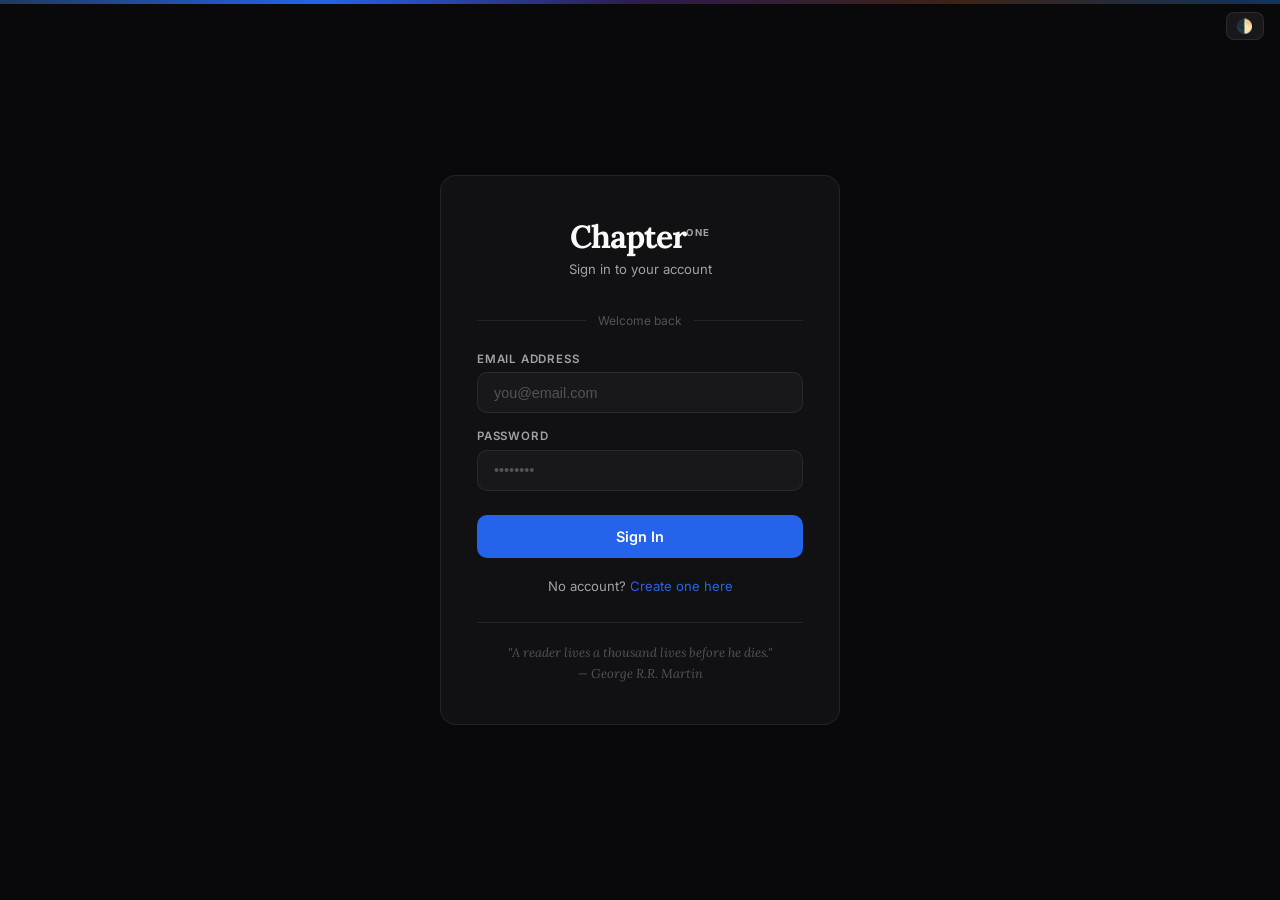
<file: main/resources/static/login.html>
<!DOCTYPE html>
<html lang="en">
<head>
<meta charset="UTF-8"/>
<meta name="viewport" content="width=device-width, initial-scale=1.0"/>
<title>Chapter One — Sign In</title>
<link href="https://fonts.googleapis.com/css2?family=Lora:ital,wght@0,400;0,600;0,700;1,400&family=Inter:wght@300;400;500;600&display=swap" rel="stylesheet"/>
<style>
:root{--bg:#09090b;--surface:#111113;--surface2:#18181b;--border:rgba(255,255,255,0.08);--accent:#2563eb;--accent-h:#1d4ed8;--text:#fafafa;--text2:#a1a1aa;--text3:#52525b;--danger:#ef4444;--success:#22c55e;}
body.light{--bg:#faf7f2;--surface:#fff;--surface2:#f5f0e8;--border:rgba(0,0,0,0.09);--text:#1a1a1a;--text2:#6b7280;--text3:#9ca3af;}
*{margin:0;padding:0;box-sizing:border-box;}
body{min-height:100vh;background:var(--bg);font-family:'Inter',system-ui,sans-serif;color:var(--text);display:flex;flex-direction:column;align-items:center;justify-content:center;-webkit-font-smoothing:antialiased;transition:background .3s,color .3s;}
/* bookshelf stripe at top */
body::before{content:'';position:fixed;top:0;left:0;right:0;height:4px;background:linear-gradient(90deg,#1e3a5f,#2563eb,#2d1b4e,#3d2314,#0f3460);z-index:10;}
.card{background:var(--surface);border:1px solid var(--border);border-radius:16px;padding:2.5rem 2.25rem;width:100%;max-width:400px;margin:1.5rem;animation:rise .4s ease both;position:relative;z-index:1;}
@keyframes rise{from{opacity:0;transform:translateY(14px)}to{opacity:1;transform:translateY(0)}}
.brand{text-align:center;margin-bottom:2.25rem;}
.brand-icon{font-family:'Lora',serif;font-size:2rem;font-weight:700;color:var(--text);letter-spacing:-0.03em;}
.brand-icon sup{font-size:0.6rem;font-family:'Inter',sans-serif;letter-spacing:0.12em;text-transform:uppercase;color:var(--text2);vertical-align:super;}
.brand-sub{font-size:0.82rem;color:var(--text2);margin-top:0.25rem;}
.divider{display:flex;align-items:center;gap:0.75rem;margin-bottom:1.5rem;}
.divider span{font-size:0.75rem;color:var(--text3);white-space:nowrap;}
.divider::before,.divider::after{content:'';flex:1;height:1px;background:var(--border);}
.field{display:flex;flex-direction:column;gap:0.4rem;margin-bottom:1rem;}
.field label{font-size:0.72rem;font-weight:600;text-transform:uppercase;letter-spacing:0.07em;color:var(--text2);}
.field input{background:var(--surface2);border:1px solid var(--border);border-radius:10px;padding:0.72rem 1rem;color:var(--text);font-size:0.9rem;outline:none;transition:border-color .2s;}
.field input:focus{border-color:var(--accent);}
.field input::placeholder{color:var(--text3);}
.alert{padding:0.65rem 0.9rem;border-radius:8px;font-size:0.82rem;margin-bottom:1rem;display:none;}
.alert.error  {background:rgba(239,68,68,0.1);border-left:3px solid var(--danger);color:var(--danger);}
.alert.success{background:rgba(34,197,94,0.1);border-left:3px solid var(--success);color:var(--success);}
.alert.show{display:block;}
.btn{width:100%;background:var(--accent);color:#fff;border:none;border-radius:10px;padding:0.82rem;font-size:0.9rem;font-weight:600;cursor:pointer;transition:background .2s;font-family:'Inter',sans-serif;margin-top:0.5rem;}
.btn:hover{background:var(--accent-h);}
.btn:disabled{opacity:0.5;cursor:not-allowed;}
.footer-txt{text-align:center;margin-top:1.25rem;font-size:0.82rem;color:var(--text2);}
.footer-txt a{color:var(--accent);text-decoration:none;}
.footer-txt a:hover{text-decoration:underline;}
.theme-row{position:fixed;top:0.75rem;right:1rem;background:var(--surface2);border:1px solid var(--border);border-radius:8px;padding:0.3rem 0.6rem;font-size:0.85rem;cursor:pointer;color:var(--text2);z-index:20;}
.quote{text-align:center;font-family:'Lora',serif;font-style:italic;color:var(--text3);font-size:0.8rem;margin-top:1.75rem;line-height:1.6;padding-top:1.25rem;border-top:1px solid var(--border);}
</style>
<link rel="icon" type="image/png" href="icon.png" />
</head>
<body>
<button class="theme-row" id="themeBtn" onclick="toggleTheme()">🌓</button>

<div class="card">
  <div class="brand">
    <div class="brand-icon">Chapter<sup>One</sup></div>
    <div class="brand-sub">Sign in to your account</div>
  </div>

  <div class="divider"><span>Welcome back</span></div>

  <div class="alert" id="alert"></div>

  <div class="field">
    <label>Email Address</label>
    <input type="email" id="email" placeholder="you@email.com" autocomplete="email"/>
  </div>
  <div class="field">
    <label>Password</label>
    <input type="password" id="password" placeholder="••••••••" autocomplete="current-password"/>
  </div>

  <button class="btn" id="loginBtn" onclick="doLogin()">Sign In</button>

  <p class="footer-txt">No account? <a href="/signup.html">Create one here</a></p>

  <div class="quote">"A reader lives a thousand lives before he dies."<br/>— George R.R. Martin</div>
</div>

<script>
function initTheme(){
  if(localStorage.getItem('theme')==='light') document.body.classList.add('light');
  document.getElementById('themeBtn').textContent = document.body.classList.contains('light')? '🌙':'🌓';
}
function toggleTheme(){
  document.body.classList.toggle('light');
  localStorage.setItem('theme', document.body.classList.contains('light')?'light':'dark');
  document.getElementById('themeBtn').textContent = document.body.classList.contains('light')?'🌙':'🌓';
}
initTheme();

document.addEventListener('keydown', e=>{ if(e.key==='Enter') doLogin(); });

async function doLogin(){
  const email    = document.getElementById('email').value.trim();
  const password = document.getElementById('password').value;
  const btn      = document.getElementById('loginBtn');
  showAlert('','');
  if(!email||!password){ showAlert('Please fill in all fields.','error'); return; }

  btn.disabled=true; btn.textContent='Signing in…';
  try{
    const res  = await fetch('/api/auth/login',{ method:'POST', headers:{'Content-Type':'application/json'}, body:JSON.stringify({email,password}) });
    const data = await res.json();
    if(!res.ok){ showAlert(data.message||'Invalid credentials.','error'); return; }
    localStorage.setItem('user', JSON.stringify(data));
    window.location.href='/index.html';
  } catch{ showAlert('Cannot reach server. Is it running?','error'); }
  finally{ btn.disabled=false; btn.textContent='Sign In'; }
}

function showAlert(msg,type){
  const el=document.getElementById('alert');
  el.textContent=msg;
  el.className=type?`alert ${type} show`:'alert';
}
</script>
</body>
</html>
</file>
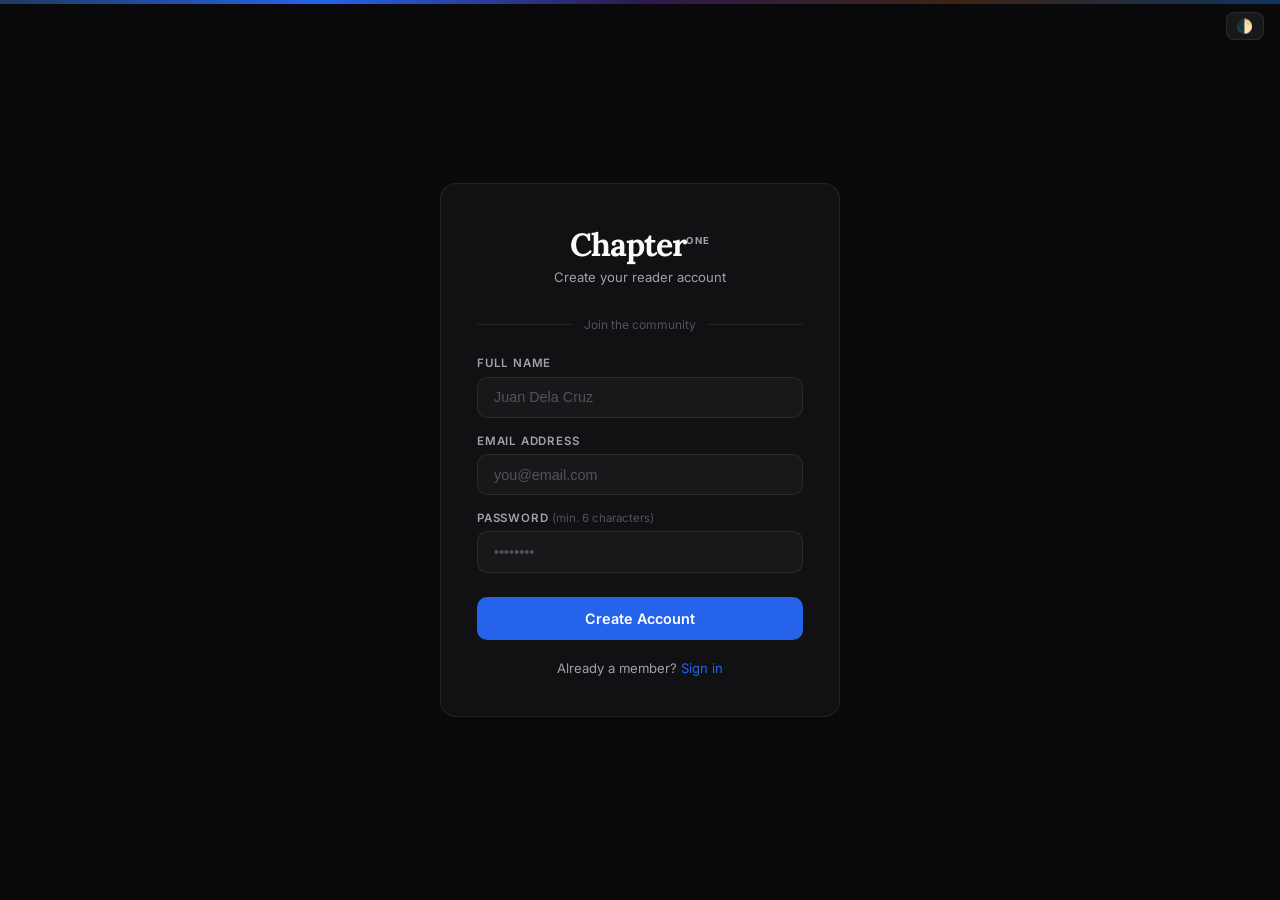
<file: main/resources/static/signup.html>
<!DOCTYPE html>
<html lang="en">
<head>
<meta charset="UTF-8"/>
<meta name="viewport" content="width=device-width, initial-scale=1.0"/>
<title>Chapter One — Create Account</title>
<link href="https://fonts.googleapis.com/css2?family=Lora:ital,wght@0,400;0,600;0,700;1,400&family=Inter:wght@300;400;500;600&display=swap" rel="stylesheet"/>
<link rel="icon" type="image/png" href="icon.png" />
<style>
:root{--bg:#09090b;--surface:#111113;--surface2:#18181b;--border:rgba(255,255,255,0.08);--accent:#2563eb;--accent-h:#1d4ed8;--text:#fafafa;--text2:#a1a1aa;--text3:#52525b;--danger:#ef4444;--success:#22c55e;}
body.light{--bg:#faf7f2;--surface:#fff;--surface2:#f5f0e8;--border:rgba(0,0,0,0.09);--text:#1a1a1a;--text2:#6b7280;--text3:#9ca3af;}
*{margin:0;padding:0;box-sizing:border-box;}
body{min-height:100vh;background:var(--bg);font-family:'Inter',system-ui,sans-serif;color:var(--text);display:flex;flex-direction:column;align-items:center;justify-content:center;-webkit-font-smoothing:antialiased;transition:background .3s,color .3s;}
body::before{content:'';position:fixed;top:0;left:0;right:0;height:4px;background:linear-gradient(90deg,#1e3a5f,#2563eb,#2d1b4e,#3d2314,#0f3460);z-index:10;}
.card{background:var(--surface);border:1px solid var(--border);border-radius:16px;padding:2.5rem 2.25rem;width:100%;max-width:400px;margin:1.5rem;animation:rise .4s ease both;position:relative;z-index:1;}
@keyframes rise{from{opacity:0;transform:translateY(14px)}to{opacity:1;transform:translateY(0)}}
.brand{text-align:center;margin-bottom:2rem;}
.brand-icon{font-family:'Lora',serif;font-size:2rem;font-weight:700;color:var(--text);letter-spacing:-0.03em;}
.brand-icon sup{font-size:0.6rem;font-family:'Inter',sans-serif;letter-spacing:0.12em;text-transform:uppercase;color:var(--text2);vertical-align:super;}
.brand-sub{font-size:0.82rem;color:var(--text2);margin-top:0.25rem;}
.divider{display:flex;align-items:center;gap:0.75rem;margin-bottom:1.5rem;}
.divider span{font-size:0.75rem;color:var(--text3);white-space:nowrap;}
.divider::before,.divider::after{content:'';flex:1;height:1px;background:var(--border);}
.field{display:flex;flex-direction:column;gap:0.4rem;margin-bottom:1rem;}
.field label{font-size:0.72rem;font-weight:600;text-transform:uppercase;letter-spacing:0.07em;color:var(--text2);}
.field label span{text-transform:none;font-weight:400;letter-spacing:0;color:var(--text3);}
.field input{background:var(--surface2);border:1px solid var(--border);border-radius:10px;padding:0.72rem 1rem;color:var(--text);font-size:0.9rem;outline:none;transition:border-color .2s;}
.field input:focus{border-color:var(--accent);}
.field input::placeholder{color:var(--text3);}
.alert{padding:0.65rem 0.9rem;border-radius:8px;font-size:0.82rem;margin-bottom:1rem;display:none;}
.alert.error  {background:rgba(239,68,68,0.1);border-left:3px solid var(--danger);color:var(--danger);}
.alert.success{background:rgba(34,197,94,0.1);border-left:3px solid var(--success);color:var(--success);}
.alert.show{display:block;}
.btn{width:100%;background:var(--accent);color:#fff;border:none;border-radius:10px;padding:0.82rem;font-size:0.9rem;font-weight:600;cursor:pointer;transition:background .2s;font-family:'Inter',sans-serif;margin-top:0.5rem;}
.btn:hover{background:var(--accent-h);}
.btn:disabled{opacity:0.5;cursor:not-allowed;}
.footer-txt{text-align:center;margin-top:1.25rem;font-size:0.82rem;color:var(--text2);}
.footer-txt a{color:var(--accent);text-decoration:none;}
.footer-txt a:hover{text-decoration:underline;}
.theme-row{position:fixed;top:0.75rem;right:1rem;background:var(--surface2);border:1px solid var(--border);border-radius:8px;padding:0.3rem 0.6rem;font-size:0.85rem;cursor:pointer;color:var(--text2);z-index:20;}
</style>
</head>
<body>
<button class="theme-row" id="themeBtn" onclick="toggleTheme()">🌓</button>

<div class="card">
  <div class="brand">
    <div class="brand-icon">Chapter<sup>One</sup></div>
    <div class="brand-sub">Create your reader account</div>
  </div>

  <div class="divider"><span>Join the community</span></div>

  <div class="alert" id="alert"></div>

  <div class="field">
    <label>Full Name</label>
    <input type="text" id="name" placeholder="Juan Dela Cruz"/>
  </div>
  <div class="field">
    <label>Email Address</label>
    <input type="email" id="email" placeholder="you@email.com"/>
  </div>
  <div class="field">
    <label>Password <span>(min. 6 characters)</span></label>
    <input type="password" id="password" placeholder="••••••••"/>
  </div>

  <button class="btn" id="signupBtn" onclick="doSignup()">Create Account</button>

  <p class="footer-txt">Already a member? <a href="/login.html">Sign in</a></p>
</div>

<script>
function initTheme(){
  if(localStorage.getItem('theme')==='light') document.body.classList.add('light');
  document.getElementById('themeBtn').textContent = document.body.classList.contains('light')?'🌙':'🌓';
}
function toggleTheme(){
  document.body.classList.toggle('light');
  localStorage.setItem('theme', document.body.classList.contains('light')?'light':'dark');
  document.getElementById('themeBtn').textContent = document.body.classList.contains('light')?'🌙':'🌓';
}
initTheme();

async function doSignup(){
  const name=document.getElementById('name').value.trim();
  const email=document.getElementById('email').value.trim();
  const password=document.getElementById('password').value;
  const btn=document.getElementById('signupBtn');
  showAlert('','');

  if(!name||!email||!password){ showAlert('All fields are required.','error'); return; }
  if(password.length<6){ showAlert('Password must be at least 6 characters.','error'); return; }

  btn.disabled=true; btn.textContent='Creating account…';
  try{
    const res  = await fetch('/api/auth/register',{ method:'POST', headers:{'Content-Type':'application/json'}, body:JSON.stringify({name,email,password}) });
    const data = await res.json();
    if(!res.ok){ showAlert(data.message||'Registration failed.','error'); return; }
    showAlert('Account created! Redirecting to login…','success');
    setTimeout(()=>window.location.href='/login.html',1500);
  } catch{ showAlert('Cannot reach server. Is it running?','error'); }
  finally{ btn.disabled=false; btn.textContent='Create Account'; }
}

function showAlert(msg,type){
  const el=document.getElementById('alert');
  el.textContent=msg;
  el.className=type?`alert ${type} show`:'alert';
}
</script>
</body>
</html>
</file>
